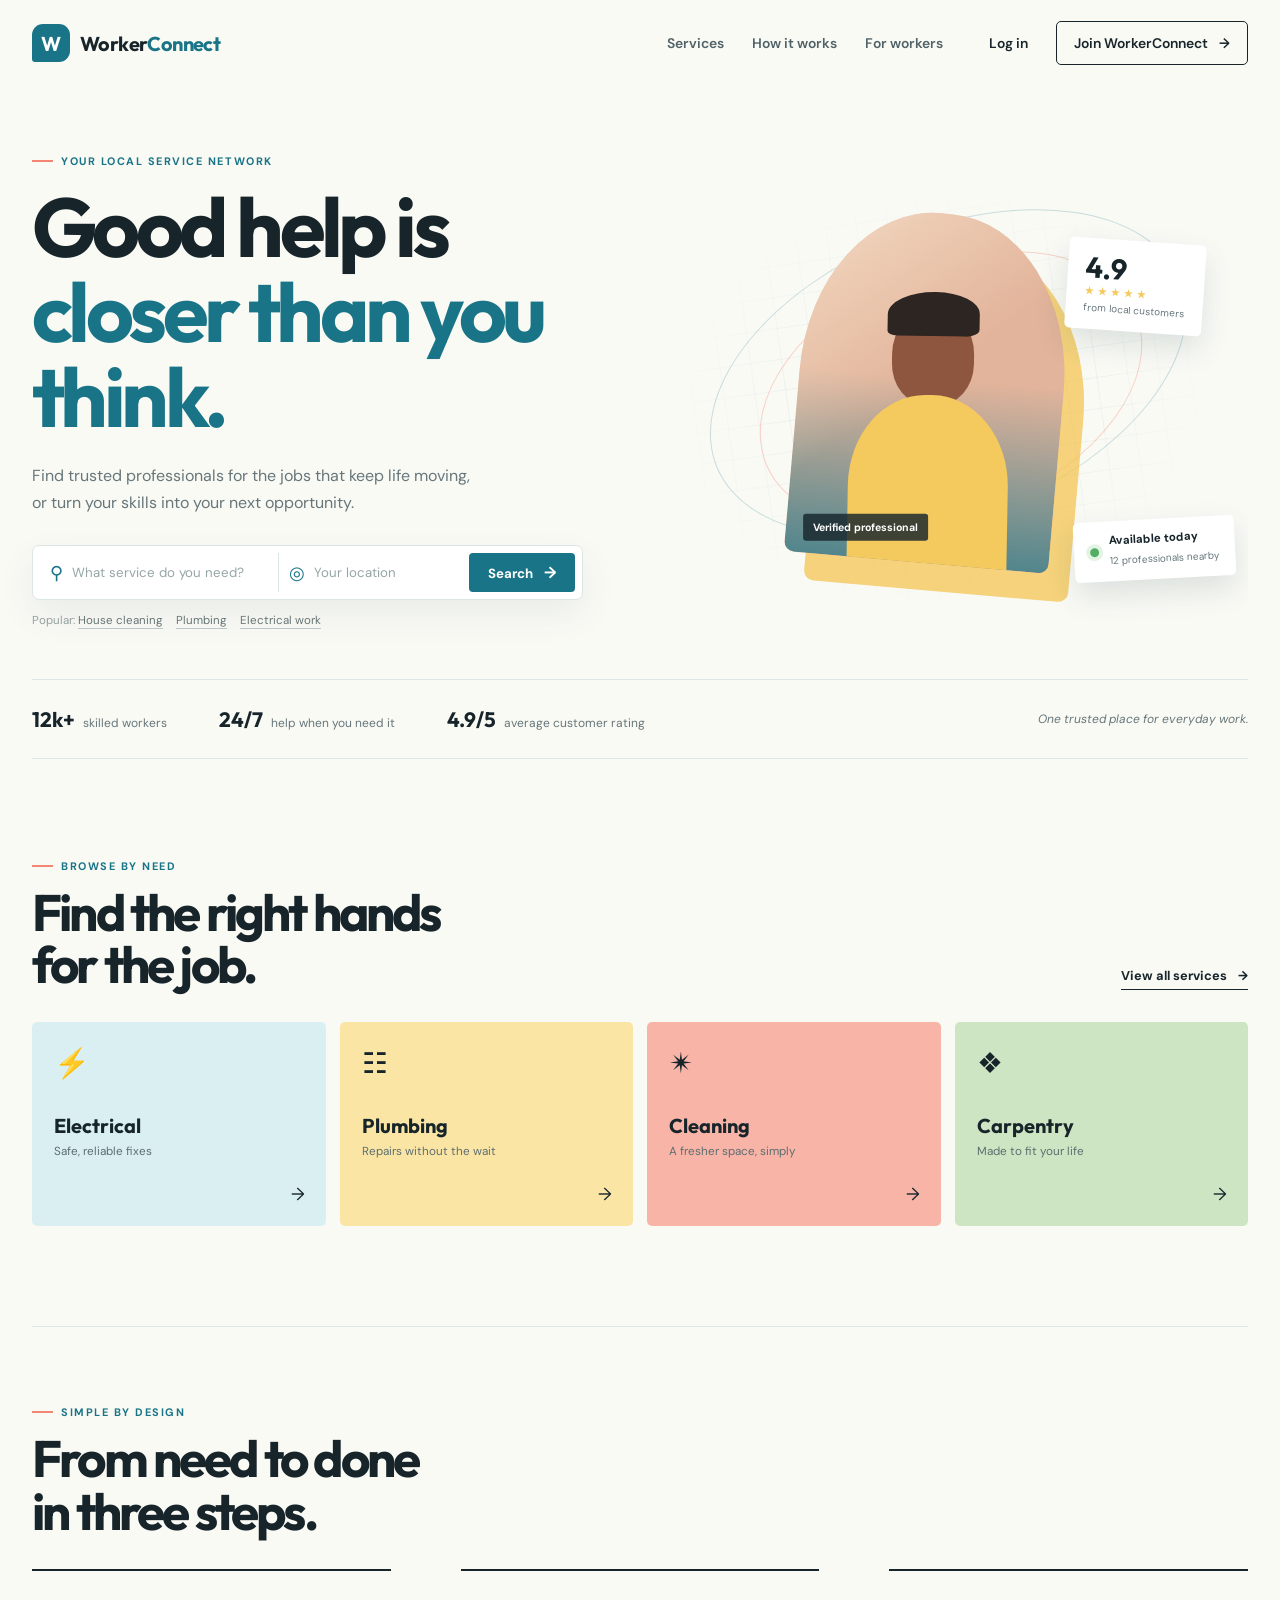
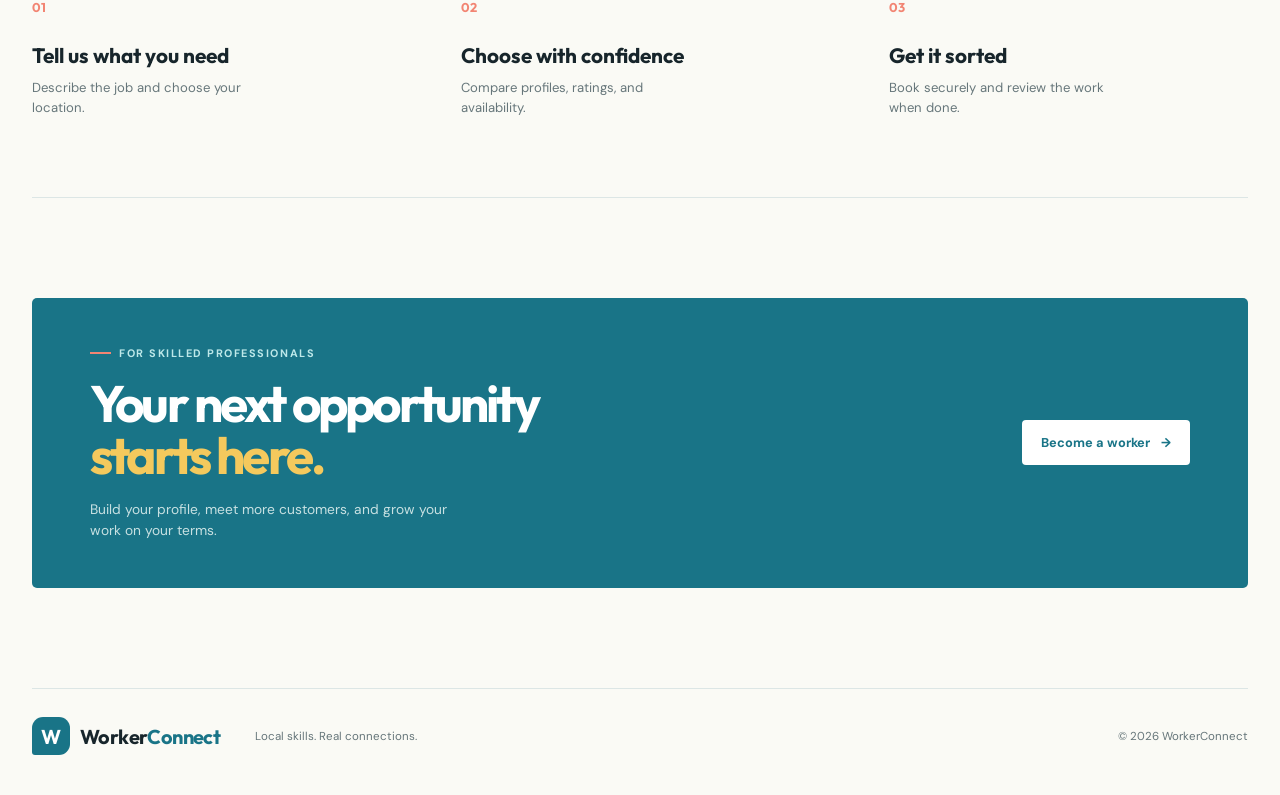
<file: homepage/index.html>
<!DOCTYPE html>
<html lang="en">
  <head>
    <meta charset="UTF-8" />
    <meta name="viewport" content="width=device-width, initial-scale=1.0" />
    <meta name="description" content="WorkerConnect helps customers find trusted local service professionals." />
    <title>WorkerConnect | Local help, made simple</title>
    <link rel="preconnect" href="https://fonts.googleapis.com" />
    <link rel="preconnect" href="https://fonts.gstatic.com" crossorigin />
    <link href="https://fonts.googleapis.com/css2?family=DM+Sans:wght@400;500;600;700&family=Outfit:wght@500;600;700;800&display=swap" rel="stylesheet" />
    <link rel="stylesheet" href="style.css" />
  </head>
  <body>
    <header class="site-header">
      <a class="brand" href="#top" aria-label="WorkerConnect home">
        <span class="brand-mark">W</span>
        <span>Worker<span>Connect</span></span>
      </a>
      <button class="menu-toggle" type="button" aria-label="Open menu" aria-expanded="false">Menu</button>
      <nav class="main-nav" aria-label="Main navigation">
        <a href="#services">Services</a>
        <a href="#how-it-works">How it works</a>
        <a href="#workers">For workers</a>
        <a class="nav-login" href="../login/index.html">Log in</a>
        <a class="nav-join" href="../login/index.html">Join WorkerConnect <span aria-hidden="true">&#8594;</span></a>
      </nav>
    </header>

    <main id="top">
      <section class="hero-section">
        <div class="hero-copy">
          <p class="eyebrow"><span></span> Your local service network</p>
          <h1>Good help is<br /><em>closer than you think.</em></h1>
          <p class="hero-text">Find trusted professionals for the jobs that keep life moving, or turn your skills into your next opportunity.</p>
          <form class="search-bar" id="serviceSearch">
            <label class="search-field">
              <span class="search-icon" aria-hidden="true">&#9906;</span>
              <span class="sr-only">What service do you need?</span>
              <input id="serviceInput" type="search" placeholder="What service do you need?" />
            </label>
            <label class="location-field">
              <span class="pin-icon" aria-hidden="true">&#9678;</span>
              <span class="sr-only">Your location</span>
              <input id="locationInput" type="text" placeholder="Your location" />
            </label>
            <button type="submit">Search <span aria-hidden="true">&#8594;</span></button>
          </form>
          <p class="search-note" id="searchNote">Popular: <button type="button" data-service="House cleaning">House cleaning</button><button type="button" data-service="Plumbing">Plumbing</button><button type="button" data-service="Electrical work">Electrical work</button></p>
        </div>

        <div class="hero-visual" aria-label="WorkerConnect service overview">
          <div class="visual-grid"></div>
          <div class="orbit orbit-one"></div>
          <div class="orbit orbit-two"></div>
          <div class="worker-photo">
            <div class="photo-glow"></div>
            <div class="person-shape"><span class="person-head"></span><span class="person-body"></span></div>
            <span class="photo-label">Verified professional</span>
          </div>
          <div class="rating-float"><strong>4.9</strong><span>&#9733;&#9733;&#9733;&#9733;&#9733;</span><small>from local customers</small></div>
          <div class="status-float"><span class="status-dot"></span><div><strong>Available today</strong><small>12 professionals nearby</small></div></div>
        </div>
      </section>

      <section class="trust-strip" aria-label="WorkerConnect benefits">
        <div><strong>12k+</strong><span>skilled workers</span></div>
        <div><strong>24/7</strong><span>help when you need it</span></div>
        <div><strong>4.9/5</strong><span>average customer rating</span></div>
        <p>One trusted place for everyday work.</p>
      </section>

      <section class="content-section" id="services">
        <div class="section-heading"><div><p class="eyebrow"><span></span> Browse by need</p><h2>Find the right hands<br />for the job.</h2></div><a class="text-link" href="#services">View all services <span>&#8594;</span></a></div>
        <div class="service-grid">
          <button class="service-card card-blue" type="button" data-service="Electrical work"><span class="service-icon">&#9889;</span><strong>Electrical</strong><small>Safe, reliable fixes</small><span class="card-arrow">&#8594;</span></button>
          <button class="service-card card-yellow" type="button" data-service="Plumbing"><span class="service-icon">&#9783;</span><strong>Plumbing</strong><small>Repairs without the wait</small><span class="card-arrow">&#8594;</span></button>
          <button class="service-card card-coral" type="button" data-service="House cleaning"><span class="service-icon">&#10036;</span><strong>Cleaning</strong><small>A fresher space, simply</small><span class="card-arrow">&#8594;</span></button>
          <button class="service-card card-green" type="button" data-service="Carpentry"><span class="service-icon">&#10070;</span><strong>Carpentry</strong><small>Made to fit your life</small><span class="card-arrow">&#8594;</span></button>
        </div>
      </section>

      <section class="steps-section" id="how-it-works">
        <div class="section-heading"><div><p class="eyebrow"><span></span> Simple by design</p><h2>From need to done<br />in three steps.</h2></div></div>
        <div class="steps-grid"><article><span>01</span><h3>Tell us what you need</h3><p>Describe the job and choose your location.</p></article><article><span>02</span><h3>Choose with confidence</h3><p>Compare profiles, ratings, and availability.</p></article><article><span>03</span><h3>Get it sorted</h3><p>Book securely and review the work when done.</p></article></div>
      </section>

      <section class="worker-banner" id="workers"><div><p class="eyebrow"><span></span> For skilled professionals</p><h2>Your next opportunity<br /><em>starts here.</em></h2><p>Build your profile, meet more customers, and grow your work on your terms.</p></div><a class="light-button" href="../login/index.html">Become a worker <span>&#8594;</span></a></section>
    </main>

    <footer class="site-footer"><a class="brand" href="#top"><span class="brand-mark">W</span><span>Worker<span>Connect</span></span></a><p>Local skills. Real connections.</p><small>&copy; 2026 WorkerConnect</small></footer>
    <script src="script.js"></script>
  </body>
</html>
</file>
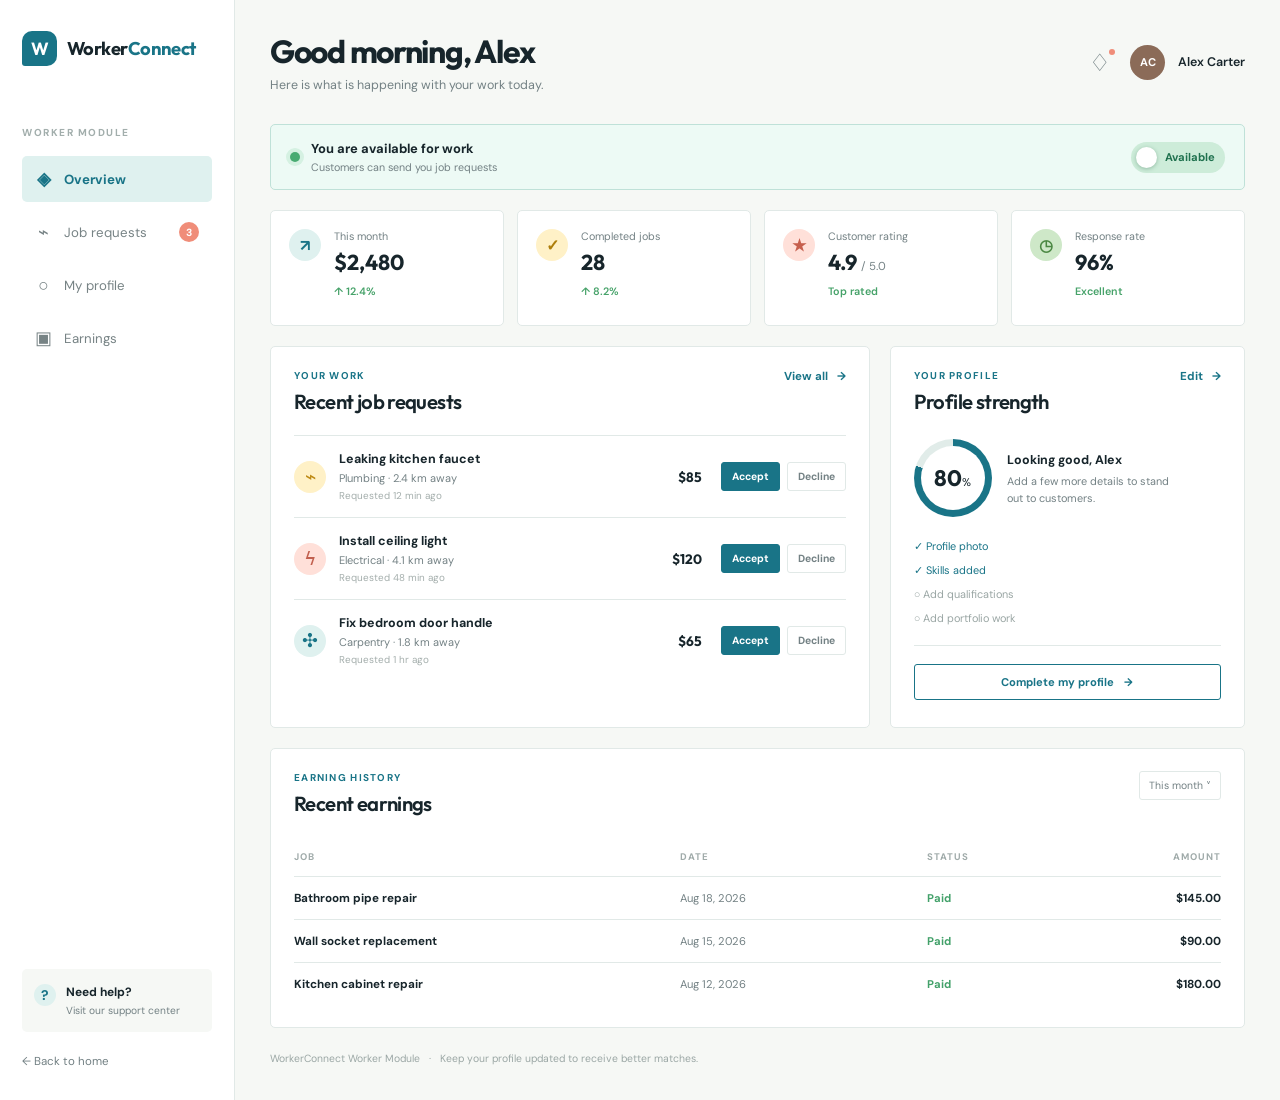
<file: worker-module/index.html>
<!DOCTYPE html>
<html lang="en">
  <head>
    <meta charset="UTF-8" />
    <meta name="viewport" content="width=device-width, initial-scale=1.0" />
    <title>WorkerConnect | Worker Dashboard</title>
    <link rel="preconnect" href="https://fonts.googleapis.com" />
    <link rel="preconnect" href="https://fonts.gstatic.com" crossorigin />
    <link href="https://fonts.googleapis.com/css2?family=DM+Sans:wght@400;500;600;700&family=Outfit:wght@500;600;700;800&display=swap" rel="stylesheet" />
    <link rel="stylesheet" href="style.css" />
  </head>
  <body>
    <div class="app-shell">
      <aside class="sidebar">
        <a class="brand" href="../homepage/index.html"><span class="brand-mark">W</span><span>Worker<span>Connect</span></span></a>
        <p class="module-label">WORKER MODULE</p>
        <nav class="side-nav" aria-label="Worker dashboard navigation">
          <a class="active" href="#overview"><span>◈</span> Overview</a>
          <a href="#requests"><span>⌁</span> Job requests <b>3</b></a>
          <a href="#profile"><span>○</span> My profile</a>
          <a href="#earnings"><span>▣</span> Earnings</a>
        </nav>
        <div class="sidebar-help"><span>?</span><div><strong>Need help?</strong><small>Visit our support center</small></div></div>
        <a class="sidebar-home" href="../homepage/index.html">← Back to home</a>
      </aside>

      <main class="dashboard" id="overview">
        <header class="topbar"><div><p class="mobile-label">WORKER MODULE</p><h1>Good morning, Alex</h1><p class="top-subtitle">Here is what is happening with your work today.</p></div><div class="top-actions"><button class="icon-button" type="button" aria-label="Notifications">♢<i></i></button><div class="avatar">AC</div><span class="profile-name">Alex Carter</span></div></header>

        <section class="availability-bar"><div class="availability-copy"><span class="live-dot"></span><div><strong id="availabilityText">You are available for work</strong><small>Customers can send you job requests</small></div></div><button class="availability-toggle is-on" id="availabilityToggle" type="button" aria-pressed="true"><span></span><span id="toggleLabel">Available</span></button></section>

        <section class="stats-grid" aria-label="Worker statistics"><article><span class="stat-icon teal">↗</span><div><small>This month</small><strong>$2,480</strong><span class="trend">↑ 12.4%</span></div></article><article><span class="stat-icon yellow">✓</span><div><small>Completed jobs</small><strong>28</strong><span class="trend">↑ 8.2%</span></div></article><article><span class="stat-icon coral">★</span><div><small>Customer rating</small><strong>4.9 <small>/ 5.0</small></strong><span class="trend">Top rated</span></div></article><article><span class="stat-icon green">◷</span><div><small>Response rate</small><strong>96%</strong><span class="trend">Excellent</span></div></article></section>

        <div class="content-grid">
          <section class="panel requests-panel" id="requests"><div class="panel-heading"><div><p class="eyebrow">YOUR WORK</p><h2>Recent job requests</h2></div><a href="#requests">View all <span>→</span></a></div><div class="request-list" id="requestList"><article class="request-row"><span class="request-icon plumbing">⌁</span><div class="request-main"><strong>Leaking kitchen faucet</strong><span>Plumbing · 2.4 km away</span><small>Requested 12 min ago</small></div><strong class="request-price">$85</strong><div class="request-actions"><button class="accept-button" type="button">Accept</button><button class="decline-button" type="button">Decline</button></div></article><article class="request-row"><span class="request-icon electrical">ϟ</span><div class="request-main"><strong>Install ceiling light</strong><span>Electrical · 4.1 km away</span><small>Requested 48 min ago</small></div><strong class="request-price">$120</strong><div class="request-actions"><button class="accept-button" type="button">Accept</button><button class="decline-button" type="button">Decline</button></div></article><article class="request-row"><span class="request-icon repair">✣</span><div class="request-main"><strong>Fix bedroom door handle</strong><span>Carpentry · 1.8 km away</span><small>Requested 1 hr ago</small></div><strong class="request-price">$65</strong><div class="request-actions"><button class="accept-button" type="button">Accept</button><button class="decline-button" type="button">Decline</button></div></article></div><p class="panel-message" id="requestMessage" aria-live="polite"></p></section>

          <section class="panel profile-panel" id="profile"><div class="panel-heading"><div><p class="eyebrow">YOUR PROFILE</p><h2>Profile strength</h2></div><a href="#profile">Edit <span>→</span></a></div><div class="profile-progress"><div class="progress-ring"><strong>80<small>%</small></strong></div><div><strong>Looking good, Alex</strong><p>Add a few more details to stand out to customers.</p></div></div><div class="profile-checks"><span class="done">✓ Profile photo</span><span class="done">✓ Skills added</span><span>○ Add qualifications</span><span>○ Add portfolio work</span></div><button class="outline-button" type="button" id="editProfile">Complete my profile <span>→</span></button></section>
        </div>

        <section class="panel earnings-panel" id="earnings"><div class="panel-heading"><div><p class="eyebrow">EARNING HISTORY</p><h2>Recent earnings</h2></div><button class="filter-button" type="button">This month ˅</button></div><div class="earnings-table"><div class="table-row table-head"><span>JOB</span><span>DATE</span><span>STATUS</span><span>AMOUNT</span></div><div class="table-row"><strong>Bathroom pipe repair</strong><span>Aug 18, 2026</span><span class="paid">Paid</span><strong>$145.00</strong></div><div class="table-row"><strong>Wall socket replacement</strong><span>Aug 15, 2026</span><span class="paid">Paid</span><strong>$90.00</strong></div><div class="table-row"><strong>Kitchen cabinet repair</strong><span>Aug 12, 2026</span><span class="paid">Paid</span><strong>$180.00</strong></div></div></section>
        <footer>WorkerConnect Worker Module <span>·</span> Keep your profile updated to receive better matches.</footer>
      </main>
    </div>
    <script src="script.js"></script>
  </body>
</html>
</file>
<file: homepage/style.css>
/*:root {
  --ink: #17252b;
  --muted: #66767a;
  --blue: #d9eff2;
  --blue-deep: #197487;
  --yellow: #f4c95d;
  --coral: #f28573;
  --green: #cde5c2;
  --line: #dce6e5;
  --cream: #fafaf5;
}

* { box-sizing: border-box; }
html { scroll-behavior: smooth; }
body { margin: 0; color: var(--ink); background: var(--cream); font-family: "DM Sans", sans-serif; }
a { color: inherit; text-decoration: none; }
button, input { font: inherit; }
button { cursor: pointer; }

.site-header { width: min(1220px, calc(100% - 64px)); margin: auto; min-height: 86px; display: flex; align-items: center; justify-content: space-between; gap: 28px; }
.brand { display: inline-flex; align-items: center; gap: 10px; font-family: "Outfit", sans-serif; font-size: 1.25rem; font-weight: 700; letter-spacing: -.03em; white-space: nowrap; }
.brand > span:last-child > span { color: var(--blue-deep); }
.brand-mark { display: grid; place-items: center; width: 38px; height: 38px; color: white; border-radius: 11px 11px 11px 3px; background: var(--blue-deep); font-family: "Outfit", sans-serif; font-weight: 700; }
.main-nav { display: flex; align-items: center; gap: 28px; font-size: .87rem; font-weight: 600; color: #506267; }
.main-nav a { transition: color .2s ease; }
.main-nav a:hover { color: var(--blue-deep); }
.nav-login { margin-left: 18px; color: var(--ink); }
.nav-join { padding: 12px 17px; border: 1px solid var(--ink); border-radius: 5px; color: var(--ink); }
.nav-join span, .text-link span, .light-button span { margin-left: 8px; }
.menu-toggle { display: none; border: 1px solid var(--line); background: transparent; padding: 9px 13px; border-radius: 5px; color: var(--ink); }

.hero-section { width: min(1220px, calc(100% - 64px)); min-height: 575px; margin: 18px auto 0; display: grid; grid-template-columns: .93fr 1.07fr; align-items: center; gap: 30px; }
.eyebrow { display: flex; align-items: center; gap: 8px; margin: 0 0 17px; text-transform: uppercase; letter-spacing: .14em; font-size: .68rem; font-weight: 700; color: var(--blue-deep); }
.eyebrow span { width: 21px; height: 2px; background: var(--coral); }
h1, h2, h3, p { margin-top: 0; }
h1, h2 { font-family: "Outfit", sans-serif; letter-spacing: -.055em; line-height: 1.02; }
h1 { max-width: 570px; margin-bottom: 24px; font-size: clamp(3.5rem, 6.5vw, 6rem); font-weight: 700; }
h1 em, h2 em { color: var(--blue-deep); font-style: normal; }
.hero-text { max-width: 440px; margin-bottom: 29px; color: var(--muted); line-height: 1.65; font-size: 1rem; }
.search-bar { width: min(100%, 570px); padding: 7px; display: grid; grid-template-columns: 1.25fr 1fr auto; gap: 4px; background: white; border: 1px solid var(--line); border-radius: 7px; box-shadow: 0 14px 35px rgba(36, 75, 79, .08); }
.search-field, .location-field { display: flex; align-items: center; gap: 9px; padding: 0 10px; }
.location-field { border-left: 1px solid var(--line); }
.search-field input, .location-field input { width: 100%; min-width: 0; padding: 11px 0; border: 0; outline: 0; color: var(--ink); background: transparent; font-size: .83rem; }
.search-field input::placeholder, .location-field input::placeholder { color: #96a5a5; }
.search-icon, .pin-icon { color: var(--blue-deep); font-size: 1.15rem; }
.search-bar button { border: 0; padding: 0 19px; border-radius: 4px; color: white; background: var(--blue-deep); font-weight: 700; font-size: .83rem; }
.search-bar button span { margin-left: 8px; font-size: 1rem; }
.search-note { margin: 13px 0 0; color: #93a0a0; font-size: .72rem; }
.search-note button { padding: 0; border: 0; border-bottom: 1px solid #bac8c7; background: transparent; color: #657576; font-size: inherit; }
.search-note button + button { margin-left: 13px; }

.hero-visual { position: relative; min-height: 510px; overflow: hidden; }
.visual-grid { position: absolute; inset: 45px 5% 30px 8%; background-image: linear-gradient(rgba(25,116,135,.08) 1px, transparent 1px), linear-gradient(90deg, rgba(25,116,135,.08) 1px, transparent 1px); background-size: 31px 31px; transform: rotate(-8deg); mask-image: radial-gradient(ellipse, black 30%, transparent 72%); }
.orbit { position: absolute; border: 1px solid rgba(25,116,135,.22); border-radius: 50%; transform: rotate(-22deg); }
.orbit-one { width: 500px; height: 290px; top: 91px; left: 85px; }
.orbit-two { width: 400px; height: 250px; top: 127px; left: 138px; border-color: rgba(242,133,115,.35); }
.worker-photo { position: absolute; width: 265px; height: 350px; top: 76px; left: 50%; transform: translateX(-50%) rotate(5deg); overflow: hidden; border-radius: 48% 48% 10px 10px; background: #e2b49b; box-shadow: 22px 27px 0 rgba(244,201,93,.8); }
.photo-glow { position: absolute; inset: 0; background: linear-gradient(140deg, rgba(250,232,209,.72), transparent 48%), linear-gradient(180deg, transparent 47%, rgba(25,116,135,.72)); }
.person-shape { position: absolute; bottom: -22px; left: 55px; width: 160px; height: 280px; transform: rotate(-4deg); }
.person-head { position: absolute; top: 4px; left: 42px; width: 82px; height: 96px; border-radius: 47% 47% 43% 43%; background: #8f563f; }
.person-head::before { content: ""; position: absolute; top: -17px; left: -5px; width: 92px; height: 44px; border-radius: 60% 55% 18% 12%; background: #2c2521; }
.person-body { position: absolute; bottom: 0; width: 160px; height: 190px; border-radius: 48% 48% 0 0; background: #f4c95d; }
.photo-label { position: absolute; bottom: 17px; left: 17px; padding: 7px 10px; border-radius: 3px; color: white; background: rgba(23,37,43,.82); font-size: .66rem; font-weight: 700; transform: rotate(-5deg); }
.rating-float, .status-float { position: absolute; display: flex; background: white; box-shadow: 0 13px 30px rgba(36,75,79,.14); }
.rating-float { top: 104px; right: 7%; flex-direction: column; gap: 2px; padding: 15px 18px; border-radius: 5px; transform: rotate(4deg); }
.rating-float strong { font-family: Outfit; font-size: 1.8rem; line-height: 1; }
.rating-float span { color: var(--yellow); letter-spacing: 2px; font-size: .72rem; }
.rating-float small, .status-float small { color: var(--muted); font-size: .62rem; }
.status-float { right: 2%; bottom: 68px; align-items: center; gap: 10px; padding: 12px 16px; border-radius: 5px; transform: rotate(-3deg); }
.status-float strong { display: block; font-size: .72rem; }
.status-dot { width: 9px; height: 9px; border-radius: 50%; background: #54ad62; box-shadow: 0 0 0 4px #e3f3e4; }

.trust-strip { width: min(1220px, calc(100% - 64px)); margin: 0 auto; padding: 26px 0; display: flex; align-items: center; gap: 52px; border-top: 1px solid var(--line); border-bottom: 1px solid var(--line); }
.trust-strip div { display: flex; align-items: baseline; gap: 8px; }
.trust-strip strong { font-family: Outfit; font-size: 1.3rem; }
.trust-strip span, .trust-strip p { margin: 0; color: var(--muted); font-size: .75rem; }
.trust-strip p { margin-left: auto; font-style: italic; }
.content-section, .steps-section { width: min(1220px, calc(100% - 64px)); margin: 100px auto; }
.section-heading { display: flex; align-items: end; justify-content: space-between; margin-bottom: 32px; }
.section-heading .eyebrow { margin-bottom: 13px; }
h2 { margin-bottom: 0; font-size: clamp(2.3rem, 4vw, 3.8rem); }
.text-link { padding-bottom: 5px; border-bottom: 1px solid var(--ink); font-size: .8rem; font-weight: 700; }
.service-grid { display: grid; grid-template-columns: repeat(4, 1fr); gap: 14px; }
.service-card { position: relative; min-height: 204px; padding: 22px; display: flex; flex-direction: column; align-items: flex-start; text-align: left; border: 0; border-radius: 5px; color: var(--ink); transition: transform .2s ease, box-shadow .2s ease; }
.service-card:hover { transform: translateY(-5px); box-shadow: 0 16px 25px rgba(36,75,79,.12); }
.card-blue { background: var(--blue); }.card-yellow { background: #fae5a5; }.card-coral { background: #f8b4a7; }.card-green { background: var(--green); }
.service-icon { margin-bottom: 31px; font-size: 1.8rem; }
.service-card strong { font-family: Outfit; font-size: 1.25rem; }.service-card small { margin-top: 5px; color: #5d6e70; font-size: .73rem; }.card-arrow { position: absolute; right: 21px; bottom: 21px; font-size: 1.1rem; }
.steps-section { padding: 78px 0; border-top: 1px solid var(--line); border-bottom: 1px solid var(--line); }
.steps-grid { display: grid; grid-template-columns: repeat(3, 1fr); gap: 70px; }.steps-grid article { position: relative; padding-top: 25px; border-top: 2px solid var(--ink); }.steps-grid article > span { color: var(--coral); font-family: Outfit; font-size: .8rem; font-weight: 700; }.steps-grid h3 { margin: 25px 0 10px; font-family: Outfit; font-size: 1.3rem; }.steps-grid p { max-width: 220px; margin: 0; color: var(--muted); font-size: .82rem; line-height: 1.55; }
.worker-banner { width: min(1220px, calc(100% - 64px)); min-height: 255px; margin: 100px auto; padding: 48px 58px; display: flex; align-items: center; justify-content: space-between; gap: 25px; background: var(--blue-deep); color: white; border-radius: 5px; }.worker-banner .eyebrow { color: #bde8e9; }.worker-banner h2 { font-size: clamp(2.2rem, 4vw, 3.5rem); }.worker-banner h2 em { color: var(--yellow); }.worker-banner p:last-child { max-width: 375px; margin: 18px 0 0; color: #c8e1e2; font-size: .86rem; line-height: 1.5; }.light-button { padding: 14px 19px; border-radius: 4px; background: white; color: var(--blue-deep); font-size: .8rem; font-weight: 700; white-space: nowrap; }.site-footer { width: min(1220px, calc(100% - 64px)); margin: 0 auto; padding: 28px 0 40px; display: flex; align-items: center; gap: 35px; border-top: 1px solid var(--line); }.site-footer p, .site-footer small { margin: 0; color: var(--muted); font-size: .72rem; }.site-footer small { margin-left: auto; }
.sr-only { position: absolute; width: 1px; height: 1px; padding: 0; margin: -1px; overflow: hidden; clip: rect(0,0,0,0); white-space: nowrap; border: 0; }

@media (max-width: 800px) { .site-header, .hero-section, .trust-strip, .content-section, .steps-section, .worker-banner, .site-footer { width: min(100% - 36px, 600px); }.menu-toggle { display: block; }.main-nav { position: absolute; top: 76px; left: 18px; right: 18px; z-index: 5; display: none; padding: 18px; flex-direction: column; align-items: stretch; gap: 18px; background: white; box-shadow: 0 16px 30px rgba(36,75,79,.15); }.main-nav.is-open { display: flex; }.nav-login { margin-left: 0; }.hero-section { grid-template-columns: 1fr; margin-top: 35px; }.hero-visual { min-height: 390px; }.worker-photo { top: 40px; }.rating-float { top: 52px; }.status-float { bottom: 35px; }.trust-strip { flex-wrap: wrap; gap: 18px 30px; }.trust-strip p { width: 100%; margin-left: 0; }.service-grid { grid-template-columns: repeat(2, 1fr); }.steps-grid { gap: 35px; }.worker-banner { align-items: flex-start; flex-direction: column; padding: 38px 28px; } }
@media (max-width: 500px) { h1 { font-size: 3.15rem; }.search-bar { grid-template-columns: 1fr; padding: 10px; }.location-field { border-top: 1px solid var(--line); border-left: 0; }.search-bar button { min-height: 44px; }.hero-visual { min-height: 330px; }.worker-photo { width: 210px; height: 275px; }.person-shape { transform: scale(.78) rotate(-4deg); transform-origin: bottom center; left: 30px; }.orbit-one { left: 0; }.orbit-two { left: 35px; }.rating-float { right: 0; padding: 10px 12px; }.status-float { right: 0; }.service-grid, .steps-grid { grid-template-columns: 1fr; }.section-heading { align-items: flex-start; flex-direction: column; gap: 20px; }.content-section, .steps-section, .worker-banner { margin-top: 70px; margin-bottom: 70px; }.steps-section { padding: 55px 0; }.site-footer { align-items: flex-start; flex-wrap: wrap; gap: 18px; }.site-footer small { width: 100%; margin-left: 0; } }
*/

:root {
  --ink: #17252b;
  --muted: #66767a;
  --blue: #d9eff2;
  --blue-deep: #197487;
  --yellow: #f4c95d;
  --coral: #f28573;
  --green: #cde5c2;
  --line: #dce6e5;
  --cream: #fafaf5;
}

* {
  box-sizing: border-box;
}

html {
  scroll-behavior: smooth;
}

body {
  margin: 0;
  color: var(--ink);
  background: var(--cream);
  font-family: "DM Sans", sans-serif;
}

a {
  color: inherit;
  text-decoration: none;
}

button,
input {
  font: inherit;
}

button {
  cursor: pointer;
}

/* Header */
.site-header {
  width: min(1220px, calc(100% - 64px));
  margin: auto;
  min-height: 86px;

  display: flex;
  align-items: center;
  justify-content: space-between;
  gap: 28px;
}

.brand {
  display: inline-flex;
  align-items: center;
  gap: 10px;

  font-family: "Outfit", sans-serif;
  font-size: 1.25rem;
  font-weight: 700;
  letter-spacing: -.03em;
  white-space: nowrap;
}

.brand > span:last-child > span {
  color: var(--blue-deep);
}

.brand-mark {
  display: grid;
  place-items: center;

  width: 38px;
  height: 38px;

  color: white;
  border-radius: 11px 11px 11px 3px;
  background: var(--blue-deep);

  font-family: "Outfit", sans-serif;
  font-weight: 700;
}

.main-nav {
  display: flex;
  align-items: center;
  gap: 28px;

  font-size: .87rem;
  font-weight: 600;
  color: #506267;
}

.main-nav a {
  transition: color .2s ease;
}

.main-nav a:hover {
  color: var(--blue-deep);
}

.nav-login {
  margin-left: 18px;
  color: var(--ink);
}

.nav-join {
  padding: 12px 17px;
  border: 1px solid var(--ink);
  border-radius: 5px;
  color: var(--ink);
}

.nav-join span,
.text-link span,
.light-button span {
  margin-left: 8px;
}

.menu-toggle {
  display: none;

  border: 1px solid var(--line);
  background: transparent;

  padding: 9px 13px;
  border-radius: 5px;

  color: var(--ink);
}

/* Hero */
.hero-section {
  width: min(1220px, calc(100% - 64px));
  min-height: 575px;
  margin: 18px auto 0;

  display: grid;
  grid-template-columns: .93fr 1.07fr;
  align-items: center;
  gap: 30px;
}

.eyebrow {
  display: flex;
  align-items: center;
  gap: 8px;

  margin: 0 0 17px;

  text-transform: uppercase;
  letter-spacing: .14em;
  font-size: .68rem;
  font-weight: 700;

  color: var(--blue-deep);
}

.eyebrow span {
  width: 21px;
  height: 2px;
  background: var(--coral);
}

h1,
h2,
h3,
p {
  margin-top: 0;
}

h1,
h2 {
  font-family: "Outfit", sans-serif;
  letter-spacing: -.055em;
  line-height: 1.02;
}

h1 {
  max-width: 570px;
  margin-bottom: 24px;

  font-size: clamp(3.5rem, 6.5vw, 6rem);
  font-weight: 700;
}

h1 em,
h2 em {
  color: var(--blue-deep);
  font-style: normal;
}

.hero-text {
  max-width: 440px;
  margin-bottom: 29px;

  color: var(--muted);
  line-height: 1.65;
  font-size: 1rem;
}

/* Search */
.search-bar {
  width: min(100%, 570px);
  padding: 7px;

  display: grid;
  grid-template-columns: 1.25fr 1fr auto;
  gap: 4px;

  background: white;
  border: 1px solid var(--line);
  border-radius: 7px;

  box-shadow: 0 14px 35px rgba(36, 75, 79, .08);
}

.search-field,
.location-field {
  display: flex;
  align-items: center;
  gap: 9px;
  padding: 0 10px;
}

.location-field {
  border-left: 1px solid var(--line);
}

.search-field input,
.location-field input {
  width: 100%;
  min-width: 0;
  padding: 11px 0;

  border: 0;
  outline: 0;

  color: var(--ink);
  background: transparent;

  font-size: .83rem;
}

.search-field input::placeholder,
.location-field input::placeholder {
  color: #96a5a5;
}

.search-icon,
.pin-icon {
  color: var(--blue-deep);
  font-size: 1.15rem;
}

.search-bar button {
  border: 0;
  padding: 0 19px;

  border-radius: 4px;

  color: white;
  background: var(--blue-deep);

  font-weight: 700;
  font-size: .83rem;
}

.search-bar button span {
  margin-left: 8px;
  font-size: 1rem;
}

.search-note {
  margin: 13px 0 0;
  color: #93a0a0;
  font-size: .72rem;
}

.search-note button {
  padding: 0;

  border: 0;
  border-bottom: 1px solid #bac8c7;

  background: transparent;
  color: #657576;

  font-size: inherit;
}

.search-note button + button {
  margin-left: 13px;
}

/* Hero Visual */
.hero-visual {
  position: relative;
  min-height: 510px;
  overflow: hidden;
}

.visual-grid {
  position: absolute;
  inset: 45px 5% 30px 8%;

  background-image:
    linear-gradient(
      rgba(25, 116, 135, .08) 1px,
      transparent 1px
    ),
    linear-gradient(
      90deg,
      rgba(25, 116, 135, .08) 1px,
      transparent 1px
    );

  background-size: 31px 31px;

  transform: rotate(-8deg);

  mask-image:
    radial-gradient(
      ellipse,
      black 30%,
      transparent 72%
    );
}

.orbit {
  position: absolute;

  border: 1px solid rgba(25, 116, 135, .22);
  border-radius: 50%;

  transform: rotate(-22deg);
}

.orbit-one {
  width: 500px;
  height: 290px;

  top: 91px;
  left: 85px;
}

.orbit-two {
  width: 400px;
  height: 250px;

  top: 127px;
  left: 138px;

  border-color: rgba(242, 133, 115, .35);
}

/* Worker Photo */
.worker-photo {
  position: absolute;

  width: 265px;
  height: 350px;

  top: 76px;
  left: 50%;

  transform: translateX(-50%) rotate(5deg);

  overflow: hidden;

  border-radius: 48% 48% 10px 10px;
  background: #e2b49b;

  box-shadow: 22px 27px 0 rgba(244, 201, 93, .8);
}

.photo-glow {
  position: absolute;
  inset: 0;

  background:
    linear-gradient(
      140deg,
      rgba(250, 232, 209, .72),
      transparent 48%
    ),
    linear-gradient(
      180deg,
      transparent 47%,
      rgba(25, 116, 135, .72)
    );
}

.person-shape {
  position: absolute;

  bottom: -22px;
  left: 55px;

  width: 160px;
  height: 280px;

  transform: rotate(-4deg);
}

.person-head {
  position: absolute;

  top: 4px;
  left: 42px;

  width: 82px;
  height: 96px;

  border-radius: 47% 47% 43% 43%;
  background: #8f563f;
}

.person-head::before {
  content: "";

  position: absolute;

  top: -17px;
  left: -5px;

  width: 92px;
  height: 44px;

  border-radius: 60% 55% 18% 12%;
  background: #2c2521;
}

.person-body {
  position: absolute;

  bottom: 0;

  width: 160px;
  height: 190px;

  border-radius: 48% 48% 0 0;
  background: #f4c95d;
}

.photo-label {
  position: absolute;

  bottom: 17px;
  left: 17px;

  padding: 7px 10px;

  border-radius: 3px;

  color: white;
  background: rgba(23, 37, 43, .82);

  font-size: .66rem;
  font-weight: 700;

  transform: rotate(-5deg);
}

/* Floating Cards */
.rating-float,
.status-float {
  position: absolute;

  display: flex;

  background: white;

  box-shadow: 0 13px 30px rgba(36, 75, 79, .14);
}

.rating-float {
  top: 104px;
  right: 7%;

  flex-direction: column;
  gap: 2px;

  padding: 15px 18px;

  border-radius: 5px;

  transform: rotate(4deg);
}

.rating-float strong {
  font-family: Outfit;
  font-size: 1.8rem;
  line-height: 1;
}

.rating-float span {
  color: var(--yellow);
  letter-spacing: 2px;
  font-size: .72rem;
}

.rating-float small,
.status-float small {
  color: var(--muted);
  font-size: .62rem;
}

.status-float {
  right: 2%;
  bottom: 68px;

  align-items: center;
  gap: 10px;

  padding: 12px 16px;

  border-radius: 5px;

  transform: rotate(-3deg);
}

.status-float strong {
  display: block;
  font-size: .72rem;
}

.status-dot {
  width: 9px;
  height: 9px;

  border-radius: 50%;

  background: #54ad62;

  box-shadow: 0 0 0 4px #e3f3e4;
}

/* Trust Strip */
.trust-strip {
  width: min(1220px, calc(100% - 64px));

  margin: 0 auto;
  padding: 26px 0;

  display: flex;
  align-items: center;
  gap: 52px;

  border-top: 1px solid var(--line);
  border-bottom: 1px solid var(--line);
}

.trust-strip div {
  display: flex;
  align-items: baseline;
  gap: 8px;
}

.trust-strip strong {
  font-family: Outfit;
  font-size: 1.3rem;
}

.trust-strip span,
.trust-strip p {
  margin: 0;
  color: var(--muted);
  font-size: .75rem;
}

.trust-strip p {
  margin-left: auto;
  font-style: italic;
}

/* Content */
.content-section,
.steps-section {
  width: min(1220px, calc(100% - 64px));
  margin: 100px auto;
}

.section-heading {
  display: flex;
  align-items: end;
  justify-content: space-between;

  margin-bottom: 32px;
}

.section-heading .eyebrow {
  margin-bottom: 13px;
}

h2 {
  margin-bottom: 0;
  font-size: clamp(2.3rem, 4vw, 3.8rem);
}

.text-link {
  padding-bottom: 5px;

  border-bottom: 1px solid var(--ink);

  font-size: .8rem;
  font-weight: 700;
}

/* Services */
.service-grid {
  display: grid;
  grid-template-columns: repeat(4, 1fr);
  gap: 14px;
}

.service-card {
  position: relative;

  min-height: 204px;
  padding: 22px;

  display: flex;
  flex-direction: column;
  align-items: flex-start;

  text-align: left;

  border: 0;
  border-radius: 5px;

  color: var(--ink);

  transition:
    transform .2s ease,
    box-shadow .2s ease;
}

.service-card:hover {
  transform: translateY(-5px);
  box-shadow: 0 16px 25px rgba(36, 75, 79, .12);
}

.card-blue {
  background: var(--blue);
}

.card-yellow {
  background: #fae5a5;
}

.card-coral {
  background: #f8b4a7;
}

.card-green {
  background: var(--green);
}

.service-icon {
  margin-bottom: 31px;
  font-size: 1.8rem;
}

.service-card strong {
  font-family: Outfit;
  font-size: 1.25rem;
}

.service-card small {
  margin-top: 5px;
  color: #5d6e70;
  font-size: .73rem;
}

.card-arrow {
  position: absolute;

  right: 21px;
  bottom: 21px;

  font-size: 1.1rem;
}

/* Steps */
.steps-section {
  padding: 78px 0;

  border-top: 1px solid var(--line);
  border-bottom: 1px solid var(--line);
}

.steps-grid {
  display: grid;
  grid-template-columns: repeat(3, 1fr);
  gap: 70px;
}

.steps-grid article {
  position: relative;

  padding-top: 25px;

  border-top: 2px solid var(--ink);
}

.steps-grid article > span {
  color: var(--coral);

  font-family: Outfit;
  font-size: .8rem;
  font-weight: 700;
}

.steps-grid h3 {
  margin: 25px 0 10px;

  font-family: Outfit;
  font-size: 1.3rem;
}

.steps-grid p {
  max-width: 220px;

  margin: 0;

  color: var(--muted);

  font-size: .82rem;
  line-height: 1.55;
}

/* Worker Banner */
.worker-banner {
  width: min(1220px, calc(100% - 64px));

  min-height: 255px;

  margin: 100px auto;
  padding: 48px 58px;

  display: flex;
  align-items: center;
  justify-content: space-between;
  gap: 25px;

  background: var(--blue-deep);
  color: white;

  border-radius: 5px;
}

.worker-banner .eyebrow {
  color: #bde8e9;
}

.worker-banner h2 {
  font-size: clamp(2.2rem, 4vw, 3.5rem);
}

.worker-banner h2 em {
  color: var(--yellow);
}

.worker-banner p:last-child {
  max-width: 375px;

  margin: 18px 0 0;

  color: #c8e1e2;

  font-size: .86rem;
  line-height: 1.5;
}

.light-button {
  padding: 14px 19px;

  border-radius: 4px;

  background: white;
  color: var(--blue-deep);

  font-size: .8rem;
  font-weight: 700;

  white-space: nowrap;
}

/* Footer */
.site-footer {
  width: min(1220px, calc(100% - 64px));

  margin: 0 auto;
  padding: 28px 0 40px;

  display: flex;
  align-items: center;
  gap: 35px;

  border-top: 1px solid var(--line);
}

.site-footer p,
.site-footer small {
  margin: 0;

  color: var(--muted);

  font-size: .72rem;
}

.site-footer small {
  margin-left: auto;
}

/* Screen Reader */
.sr-only {
  position: absolute;

  width: 1px;
  height: 1px;

  padding: 0;
  margin: -1px;

  overflow: hidden;

  clip: rect(0, 0, 0, 0);

  white-space: nowrap;
  border: 0;
}

/* Tablet / Mobile */
@media (max-width: 800px) {

  .site-header,
  .hero-section,
  .trust-strip,
  .content-section,
  .steps-section,
  .worker-banner,
  .site-footer {
    width: min(100% - 36px, 600px);
  }

  .menu-toggle {
    display: block;
  }

  .main-nav {
    position: absolute;

    top: 76px;
    left: 18px;
    right: 18px;

    z-index: 5;

    display: none;

    padding: 18px;

    flex-direction: column;
    align-items: stretch;
    gap: 18px;

    background: white;

    box-shadow: 0 16px 30px rgba(36, 75, 79, .15);
  }

  .main-nav.is-open {
    display: flex;
  }

  .nav-login {
    margin-left: 0;
  }

  .hero-section {
    grid-template-columns: 1fr;
    margin-top: 35px;
  }

  .hero-visual {
    min-height: 390px;
  }

  .worker-photo {
    top: 40px;
  }

  .rating-float {
    top: 52px;
  }

  .status-float {
    bottom: 35px;
  }

  .trust-strip {
    flex-wrap: wrap;
    gap: 18px 30px;
  }

  .trust-strip p {
    width: 100%;
    margin-left: 0;
  }

  .service-grid {
    grid-template-columns: repeat(2, 1fr);
  }

  .steps-grid {
    gap: 35px;
  }

  .worker-banner {
    align-items: flex-start;
    flex-direction: column;
    padding: 38px 28px;
  }
}

/* Small Mobile */
@media (max-width: 500px) {

  h1 {
    font-size: 3.15rem;
  }

  .search-bar {
    grid-template-columns: 1fr;
    padding: 10px;
  }

  .location-field {
    border-top: 1px solid var(--line);
    border-left: 0;
  }

  .search-bar button {
    min-height: 44px;
  }

  .hero-visual {
    min-height: 330px;
  }

  .worker-photo {
    width: 210px;
    height: 275px;
  }

  .person-shape {
    transform: scale(.78) rotate(-4deg);
    transform-origin: bottom center;
    left: 30px;
  }

  .orbit-one {
    left: 0;
  }

  .orbit-two {
    left: 35px;
  }

  .rating-float {
    right: 0;
    padding: 10px 12px;
  }

  .status-float {
    right: 0;
  }

  .service-grid,
  .steps-grid {
    grid-template-columns: 1fr;
  }

  .section-heading {
    align-items: flex-start;
    flex-direction: column;
    gap: 20px;
  }

  .content-section,
  .steps-section,
  .worker-banner {
    margin-top: 70px;
    margin-bottom: 70px;
  }

  .steps-section {
    padding: 55px 0;
  }

  .site-footer {
    align-items: flex-start;
    flex-wrap: wrap;
    gap: 18px;
  }

  .site-footer small {
    width: 100%;
    margin-left: 0;
  }
}
</file>
<file: worker-module/style.css>
:root { --ink:#17252b; --muted:#738184; --line:#e1e9e7; --paper:#fff; --canvas:#f6f8f5; --teal:#197487; --teal-soft:#dff1ef; --yellow:#f5ca5b; --coral:#f08d79; --green:#cee8c8; }
* { box-sizing:border-box; } html { scroll-behavior:smooth; } body { margin:0; color:var(--ink); background:var(--canvas); font:14px "DM Sans",sans-serif; } a { color:inherit; text-decoration:none; } button { font:inherit; cursor:pointer; }
.app-shell { display:grid; grid-template-columns:235px 1fr; min-height:100vh; }.sidebar { padding:31px 22px; display:flex; flex-direction:column; background:#fff; border-right:1px solid var(--line); }.brand { display:flex; align-items:center; gap:10px; font:700 1.15rem Outfit,sans-serif; letter-spacing:-.03em; }.brand > span:last-child > span { color:var(--teal); }.brand-mark { width:35px; height:35px; display:grid; place-items:center; color:#fff; background:var(--teal); border-radius:10px 10px 10px 3px; font:700 1.1rem Outfit; }.module-label,.mobile-label { margin:60px 0 17px; color:#a2aeac; font-size:.63rem; font-weight:700; letter-spacing:.15em; }.side-nav { display:grid; gap:7px; }.side-nav a { padding:12px 13px; display:flex; align-items:center; gap:12px; color:#778385; border-radius:5px; font-size:.83rem; }.side-nav a:hover,.side-nav a.active { color:var(--teal); background:var(--teal-soft); font-weight:700; }.side-nav a span { width:17px; color:currentColor; font-size:1.1rem; text-align:center; }.side-nav b { margin-left:auto; display:grid; place-items:center; width:20px; height:20px; color:#fff; border-radius:50%; background:var(--coral); font-size:.65rem; }.sidebar-help { margin-top:auto; padding:15px 12px; display:flex; gap:10px; background:#f6f8f5; border-radius:5px; }.sidebar-help > span { width:22px; height:22px; display:grid; place-items:center; border-radius:50%; color:var(--teal); background:var(--teal-soft); font-weight:700; }.sidebar-help strong,.sidebar-help small { display:block; }.sidebar-help strong { font-size:.75rem; }.sidebar-help small { margin-top:4px; color:var(--muted); font-size:.64rem; }.sidebar-home { margin-top:22px; color:var(--muted); font-size:.72rem; }
.dashboard { width:min(1170px,calc(100% - 70px)); margin:0 auto; padding:31px 0 35px; }.topbar { display:flex; justify-content:space-between; align-items:center; }.topbar h1 { margin:0; font:700 2rem Outfit,sans-serif; letter-spacing:-.04em; }.top-subtitle { margin:6px 0 0; color:var(--muted); font-size:.78rem; }.mobile-label { display:none; }.top-actions { display:flex; align-items:center; gap:13px; color:var(--muted); }.icon-button { position:relative; border:0; background:transparent; color:var(--muted); font-size:1.5rem; }.icon-button i { position:absolute; top:3px; right:2px; width:6px; height:6px; background:var(--coral); border-radius:50%; }.avatar { width:35px; height:35px; display:grid; place-items:center; border-radius:50%; color:#fff; background:#8b6b58; font-size:.7rem; font-weight:700; }.profile-name { color:var(--ink); font-size:.78rem; font-weight:600; }
.availability-bar { margin:31px 0 20px; padding:15px 19px; display:flex; justify-content:space-between; align-items:center; border:1px solid #bfe1d8; border-radius:5px; background:#edfaf5; }.availability-copy { display:flex; align-items:center; gap:11px; }.live-dot { width:10px; height:10px; background:#48ab72; border-radius:50%; box-shadow:0 0 0 4px #d5f1e2; }.availability-copy strong,.availability-copy small { display:block; }.availability-copy strong { font-size:.81rem; }.availability-copy small { margin-top:3px; color:var(--muted); font-size:.67rem; }.availability-toggle { display:flex; align-items:center; gap:8px; padding:5px 10px 5px 5px; border:0; border-radius:20px; color:#20724f; background:#cdecd9; font-size:.7rem; font-weight:700; }.availability-toggle > span:first-child { width:21px; height:21px; display:block; border-radius:50%; background:#fff; box-shadow:0 1px 4px #91baa3; }.availability-toggle:not(.is-on) { color:#7e8886; background:#e2e7e5; }.availability-toggle:not(.is-on) > span:first-child { background:#bac5c1; }
.stats-grid { display:grid; grid-template-columns:repeat(4,1fr); gap:13px; }.stats-grid article { min-height:116px; padding:18px; display:flex; gap:13px; align-items:flex-start; border:1px solid var(--line); border-radius:5px; background:#fff; }.stat-icon { width:32px; height:32px; display:grid; place-items:center; border-radius:50%; font-size:1rem; font-weight:700; }.teal { background:var(--teal-soft); color:var(--teal); }.yellow { background:#fff1c7; color:#ae7e0b; }.coral { background:#ffe0d9; color:#c65f4d; }.green { background:var(--green); color:#4b8843; }.stats-grid small { display:block; color:var(--muted); font-size:.67rem; }.stats-grid strong { display:block; margin:5px 0; font:700 1.35rem Outfit,sans-serif; }.stats-grid strong small { display:inline; font:400 .72rem "DM Sans"; }.trend { color:#46a269; font-size:.67rem; font-weight:600; }
.content-grid { margin-top:20px; display:grid; grid-template-columns:1.35fr .8fr; gap:20px; }.panel { padding:22px 23px; border:1px solid var(--line); border-radius:5px; background:#fff; }.panel-heading { display:flex; justify-content:space-between; align-items:start; }.eyebrow { margin:0 0 7px; color:var(--teal); font-size:.62rem; font-weight:700; letter-spacing:.13em; }.panel h2 { margin:0; font:600 1.27rem Outfit,sans-serif; letter-spacing:-.03em; }.panel-heading a { color:var(--teal); font-size:.72rem; font-weight:700; }.panel-heading a span { margin-left:6px; }.request-list { margin-top:21px; }.request-row { display:grid; grid-template-columns:34px 1fr auto auto; gap:11px; align-items:center; padding:15px 0; border-top:1px solid var(--line); }.request-icon { width:32px; height:32px; display:grid; place-items:center; border-radius:50%; font-size:1.2rem; }.plumbing { color:#bd8913; background:#fff1c7; }.electrical { color:#c15f4e; background:#ffe0d9; }.repair { color:var(--teal); background:var(--teal-soft); }.request-main strong,.request-main span,.request-main small { display:block; }.request-main strong { font-size:.78rem; }.request-main span { margin-top:4px; color:var(--muted); font-size:.69rem; }.request-main small { margin-top:4px; color:#a4aeac; font-size:.62rem; }.request-price { margin-right:8px; font:700 .85rem Outfit; }.request-actions { display:flex; gap:7px; }.request-actions button { padding:7px 10px; border-radius:3px; font-size:.65rem; font-weight:700; }.accept-button { border:1px solid var(--teal); color:#fff; background:var(--teal); }.decline-button { border:1px solid var(--line); color:var(--muted); background:#fff; }.panel-message { min-height:16px; margin:8px 0 0; color:var(--teal); font-size:.7rem; }
.profile-progress { margin:25px 0 22px; display:flex; align-items:center; gap:15px; }.progress-ring { width:78px; height:78px; display:grid; place-items:center; border-radius:50%; background:conic-gradient(var(--teal) 80%, #e1ece9 0); position:relative; }.progress-ring::before { content:""; position:absolute; inset:7px; border-radius:50%; background:#fff; }.progress-ring strong { position:relative; z-index:1; font:700 1.4rem Outfit; }.progress-ring small { font:400 .7rem "DM Sans"; }.profile-progress > div:last-child strong { font-size:.78rem; }.profile-progress p { max-width:180px; margin:5px 0 0; color:var(--muted); font-size:.68rem; line-height:1.5; }.profile-checks { display:grid; gap:10px; padding-bottom:20px; border-bottom:1px solid var(--line); color:#9aa6a4; font-size:.68rem; }.profile-checks .done { color:var(--teal); }.outline-button { width:100%; margin-top:18px; padding:10px; border:1px solid var(--teal); border-radius:3px; color:var(--teal); background:#fff; font-size:.7rem; font-weight:700; }.outline-button span { margin-left:7px; }.earnings-panel { margin-top:20px; }.filter-button { padding:7px 9px; border:1px solid var(--line); border-radius:3px; color:var(--muted); background:#fff; font-size:.65rem; }.earnings-table { margin-top:21px; }.table-row { display:grid; grid-template-columns:1.6fr 1fr .7fr .5fr; gap:15px; align-items:center; padding:13px 0; border-top:1px solid var(--line); color:var(--muted); font-size:.7rem; }.table-row strong { color:var(--ink); font-size:.73rem; }.table-head { border:0; color:#a0abaa; font-size:.6rem; font-weight:700; letter-spacing:.1em; }.table-head span:last-child { text-align:right; }.table-row > strong:last-child { text-align:right; }.paid { color:#43a16a; font-weight:700; }footer { margin-top:24px; color:#9ba7a5; font-size:.65rem; }footer span { margin:0 6px; }
@media(max-width:900px) { .app-shell { grid-template-columns:1fr; }.sidebar { padding:18px; flex-direction:row; align-items:center; gap:20px; border-right:0; border-bottom:1px solid var(--line); }.module-label,.side-nav,.sidebar-help,.sidebar-home { display:none; }.dashboard { width:min(100% - 36px,700px); }.mobile-label { display:block; margin:0 0 8px; }.content-grid { grid-template-columns:1fr; } }
@media(max-width:600px) { .dashboard { padding-top:25px; }.topbar { align-items:flex-start; }.topbar h1 { font-size:1.55rem; }.top-subtitle { max-width:220px; line-height:1.45; }.profile-name { display:none; }.availability-bar { align-items:flex-start; gap:15px; flex-direction:column; }.stats-grid { grid-template-columns:repeat(2,1fr); }.stats-grid article { min-height:105px; padding:14px; }.stats-grid strong { font-size:1.2rem; }.panel { padding:18px 15px; }.request-row { grid-template-columns:32px 1fr auto; }.request-price { grid-column:2; grid-row:2; margin:0; }.request-actions { grid-column:3; grid-row:1 / span 2; flex-direction:column; }.table-row { grid-template-columns:1.4fr .9fr .5fr; }.table-row > :last-child { grid-column:3; }.table-row > strong:last-child { text-align:right; }.table-head span:nth-child(4),.table-row span:nth-child(2) { display:none; } }
</file>
